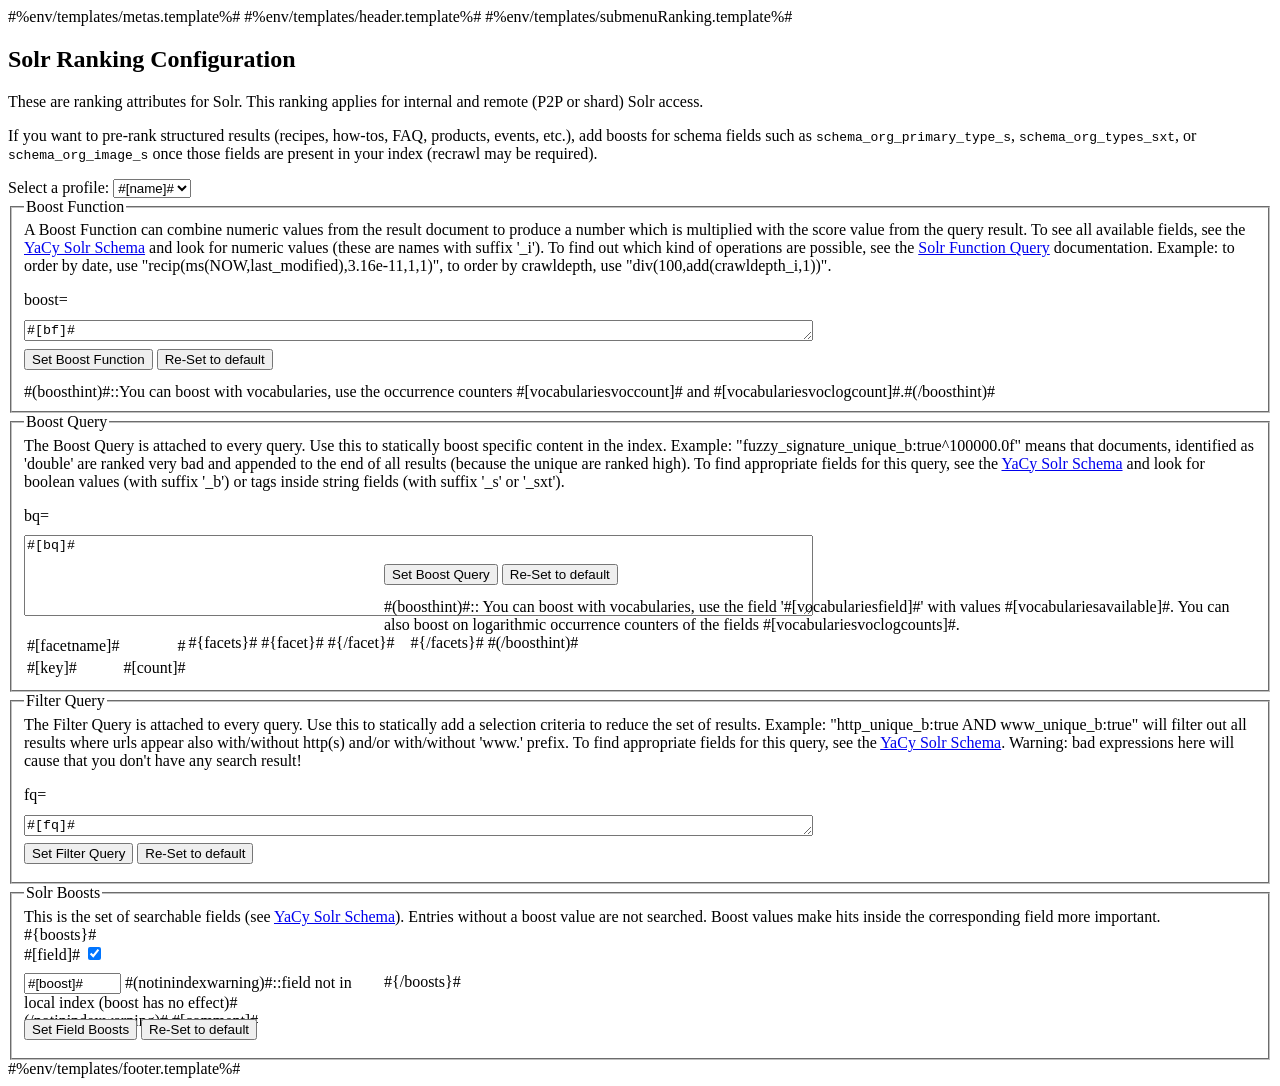
<file: htroot/RankingSolr_p.html>
<!DOCTYPE html PUBLIC "-//W3C//DTD XHTML 1.0 Strict//EN" "http://www.w3.org/TR/xhtml1/DTD/xhtml1-strict.dtd">
<html xmlns="http://www.w3.org/1999/xhtml">
  <head>
    <title>YaCy '#[clientname]#': Solr Ranking Configuration</title>
    #%env/templates/metas.template%#
  </head>
  <body id="RankingSolr_p">
    #%env/templates/header.template%#
    #%env/templates/submenuRanking.template%#
    <h2>Solr Ranking Configuration</h2>
    <p>These are ranking attributes for Solr. This ranking applies for internal and remote (P2P or shard) Solr access.</p>
    <p>If you want to pre-rank structured results (recipes, how-tos, FAQ, products, events, etc.), add boosts for schema fields such as <code>schema_org_primary_type_s</code>, <code>schema_org_types_sxt</code>, or <code>schema_org_image_s</code> once those fields are present in your index (recrawl may be required).</p>

    <form action="RankingSolr_p.html" method="get" enctype="multipart/form-data" accept-charset="UTF-8">
    Select a profile:
      <select id="profile" name="profileNr" onchange='submit()'>
          #{profiles}#
            <option value="#[nr]#" #(selected)#::selected="selected"#(/selected)#>#[name]#</option>
          #{/profiles}#
      </select>
    </form>
    <form class="dsearch" action="RankingSolr_p.html" method="post" enctype="multipart/form-data">
      <fieldset>
        <input type="hidden" name="profileNr" value="#[profileNr]#" />
        <legend>Boost Function</legend>
        A Boost Function can combine numeric values from the result document to produce a number which is multiplied with the score value from the query result.
        To see all available fields, see the <a href="IndexSchema_p.html">YaCy Solr Schema</a> and look for numeric values (these are names with suffix '_i').
        To find out which kind of operations are possible, see the <a href="https://lucene.apache.org/solr/guide/6_6/function-queries.html" target="_blank">Solr Function Query</a> documentation.
        Example: to order by date, use "recip(ms(NOW,last_modified),3.16e-11,1,1)", to order by crawldepth, use "div(100,add(crawldepth_i,1))".
        <dl>
          <dt style="width:260px;margin:0;padding:0;height:1.8em;"><label for="bf" id="bf_label">boost=</label></dt>
          <dd style="width:360px;margin:0;padding:0;float:left;display:inline;" id="bf_dd">
            <textarea name="bf" id="bf" align="left" cols="96" rows="1"/>#[bf]#</textarea>
          </dd>
          <dt style="width:260px;margin:0;padding:0;height:1.8em;"></dt>
          <dd style="width:360px;margin:0;padding:0;height:1.8em;float:left;display:inline;">
            <input type="submit" name="EnterBF" class="btn btn-primary" value="Set Boost Function" />
            <input type="submit" name="ResetBF" class="btn btn-primary" value="Re-Set to default" />
          </dd>
        </dl><br/>
        #(boosthint)#::You can boost with vocabularies, use the occurrence counters #[vocabulariesvoccount]# and #[vocabulariesvoclogcount]#.#(/boosthint)#
      </fieldset>
    </form>
    <form class="dsearch" action="RankingSolr_p.html" method="post" enctype="multipart/form-data">
      <fieldset>
        <input type="hidden" name="profileNr" value="#[profileNr]#" />
        <legend>Boost Query</legend>
        The Boost Query is attached to every query. Use this to statically boost specific content in the index.
        Example: "fuzzy_signature_unique_b:true^100000.0f" means that documents, identified as 'double' are ranked very bad and appended to the end of all results (because the unique are ranked high).
        To find appropriate fields for this query, see the <a href="IndexSchema_p.html">YaCy Solr Schema</a> and look for boolean values (with suffix '_b') or tags inside string fields (with suffix '_s' or '_sxt').
        <dl>
          <dt style="width:260px;margin:0;padding:0;height:1.8em;"><label for="bq" id="bq_label">bq=</label></dt>
          <dd style="width:360px;margin:0;padding:0;float:left;display:inline;" id="bq_dd">
            <textarea name="bq" id="bq" align="left" cols="96" rows="5"/>#[bq]#</textarea>
          </dd>
          <dt style="width:260px;margin:0;padding:0;height:1.8em;"></dt>
          <dd style="width:360px;margin:0;padding:0;height:1.8em;float:left;display:inline;">
            <input type="submit" name="EnterBQ" class="btn btn-primary" value="Set Boost Query" />
            <input type="submit" name="ResetBQ" class="btn btn-primary" value="Re-Set to default" />
          </dd>
        </dl><br/>
        #(boosthint)#::
        You can boost with vocabularies, use the field '#[vocabulariesfield]#' with values #[vocabulariesavailable]#. You can also boost on logarithmic occurrence counters of the fields #[vocabulariesvoclogcounts]#.<br/>
      #{facets}#
      <table class="sortable" border="0" style="float:left">
      <tr class="TableCellDark">
        <td align="left" colspan="5" nowrap class="pending">#[facetname]#</td>
 	    <td align="right" colspan="5" nowrap class="listingok">#</td>
      </tr>
      #{facet}#
      <tr class="TableCellLight">
        <td align="left" colspan="5" nowrap class="pending">#[key]#</td>
 	    <td align="right" colspan="5" nowrap class="listingok">#[count]#</td>
      </tr>
      #{/facet}#
      </table>&nbsp;&nbsp;
      #{/facets}#
        #(/boosthint)#
      </fieldset>
    </form>
    <form class="dsearch" action="RankingSolr_p.html" method="post" enctype="multipart/form-data">
      <fieldset>
        <input type="hidden" name="profileNr" value="#[profileNr]#" />
        <legend>Filter Query</legend>
        The Filter Query is attached to every query. Use this to statically add a selection criteria to reduce the set of results.
        Example: "http_unique_b:true AND www_unique_b:true" will filter out all results where urls appear also with/without http(s) and/or with/without 'www.' prefix.
        To find appropriate fields for this query, see the <a href="IndexSchema_p.html">YaCy Solr Schema</a>. Warning: bad expressions here will cause that you don't have any search result!
        <dl>
          <dt style="width:260px;margin:0;padding:0;height:1.8em;"><label for="fq" id="fq_label">fq=</label></dt>
          <dd style="width:360px;margin:0;padding:0;float:left;display:inline;" id="fq_dd">
            <textarea name="fq" id="fq" align="left" cols="96" rows="1"/>#[fq]#</textarea>
          </dd>
          <dt style="width:260px;margin:0;padding:0;height:1.8em;"></dt>
          <dd style="width:360px;margin:0;padding:0;height:1.8em;float:left;display:inline;">
            <input type="submit" name="EnterFQ" class="btn btn-primary" value="Set Filter Query" />
            <input type="submit" name="ResetFQ" class="btn btn-primary" value="Re-Set to default" />
          </dd>
        </dl>
      </fieldset>
    </form>
    <form class="dsearch" action="RankingSolr_p.html" method="post" enctype="multipart/form-data">
      <fieldset>
        <input type="hidden" name="profileNr" value="#[profileNr]#" />
        <legend>Solr Boosts</legend>
        This is the set of searchable fields (see <a href="IndexSchema_p.html">YaCy Solr Schema</a>). Entries without a boost value are not searched. Boost values make hits inside the corresponding field more important.
        <dl style="margin:0;">#{boosts}# 
          <dt style="width:260px;margin:0;padding:0;height:1.8em;"><label for="boost_#[field]#">#[field]#</label>
            <input type="checkbox" id="#[field]#" name="#[field]#"#(checked)#:: checked="checked"#(/checked)#
            onclick="if (document.getElementById('#[field]#').checked) document.getElementById('boost_#[field]#').value='1.0'; else document.getElementById('boost_#[field]#').value='';"/>
          </dt>
          <dd style="width:360px;margin:0;padding:0;height:1.8em;float:left;display:inline;" id="boost_dd_#[field]#">
            <input #(notinindexwarning)#::class="TableCellActive"#(/notinindexwarning)# name="boost_#[field]#" id="boost_#[field]#" type="text" align="right" size="10" value="#[boost]#" />
            #(notinindexwarning)#::field not in local index (boost has no effect)#(/notinindexwarning)#&nbsp;#[comment]#
          </dd>#{/boosts}#
          <dt style="width:260px;margin:0;padding:0;height:1.8em;"></dt>
          <dd style="width:360px;margin:0;padding:0;height:1.8em;float:left;display:inline;">
            <input type="submit" name="EnterBoosts" class="btn btn-primary" value="Set Field Boosts" />
            <input type="submit" name="ResetBoosts" class="btn btn-primary" value="Re-Set to default" />
          </dd>
        </dl>
      </fieldset>
    </form>
  #%env/templates/footer.template%#
  </body>
</html>
</file>
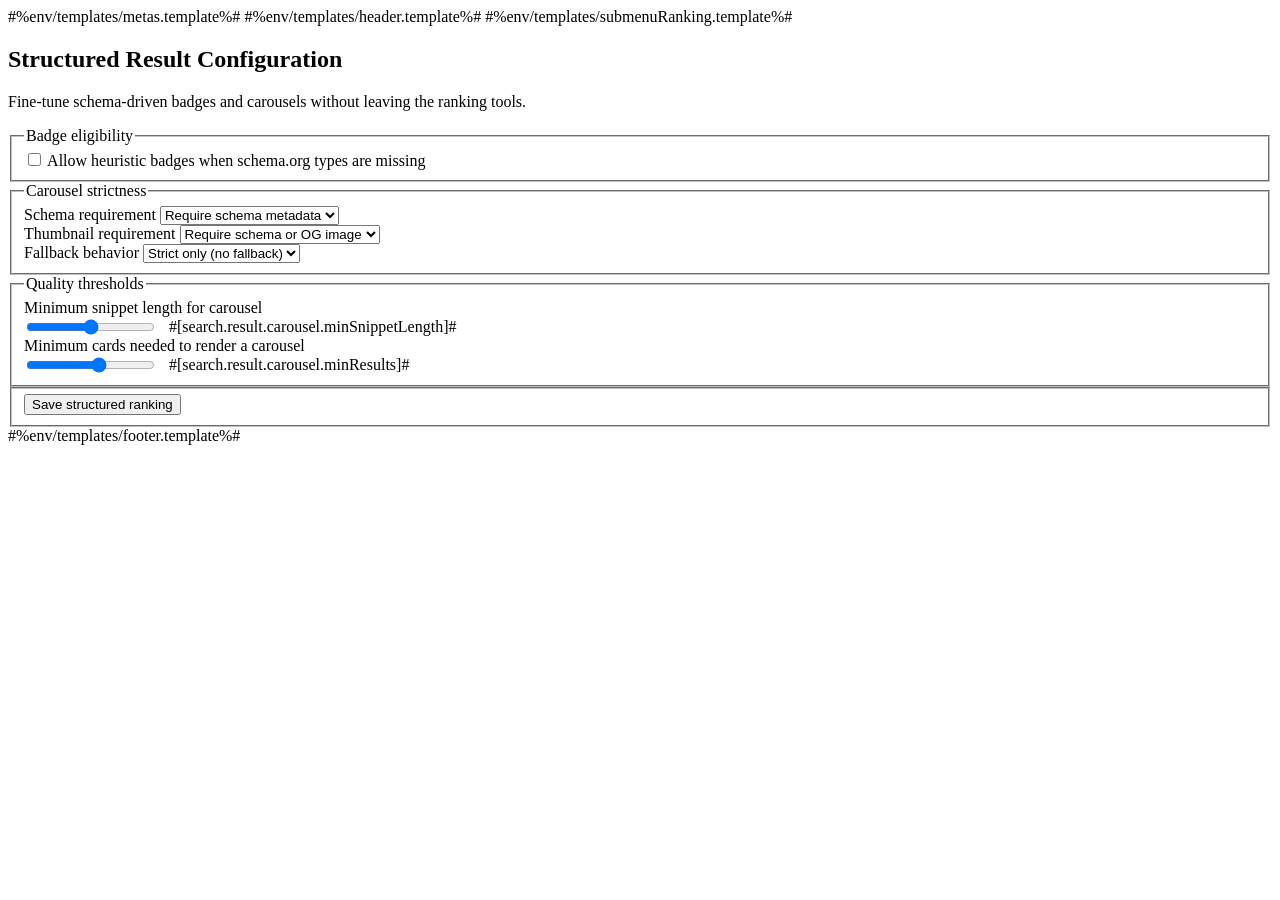
<file: htroot/RankingStructured_p.html>
<!DOCTYPE html>
<html lang="en">
  <head>
    <title>YaCy '#[clientname]#': Structured Result Configuration</title>
    #%env/templates/metas.template%#
    <script>
      function handleRangeChange(event) {
        var rangeElem = event.target || event.srcElement;
        if (!rangeElem || !rangeElem.id) return;
        var output = document.getElementById(rangeElem.id + "_value");
        if (output) {
          output.textContent = rangeElem.value;
        }
      }
    </script>
  </head>
  <body id="RankingStructured_p">
    #%env/templates/header.template%#
    #%env/templates/submenuRanking.template%#
    <h2>Structured Result Configuration</h2>
    <p>Fine-tune schema-driven badges and carousels without leaving the ranking tools.</p>
    <form class="dsearch" action="RankingStructured_p.html" method="post" enctype="multipart/form-data">
      <fieldset>
        <legend>Badge eligibility</legend>
        <div class="form-group">
          <label>
            <input type="checkbox" name="search.result.badge.allowHeuristics" value="true" #(search.result.badge.allowHeuristics)#::checked="checked"#(/search.result.badge.allowHeuristics)# />
            Allow heuristic badges when schema.org types are missing
          </label>
        </div>
      </fieldset>

      <fieldset>
        <legend>Carousel strictness</legend>
        <div class="form-group">
          <label for="requireSchemaSelect">Schema requirement</label>
          <select id="requireSchemaSelect" name="search.result.carousel.requireSchema">
            <option value="true" #(search.result.carousel.requireSchema.true)#::selected="selected"#(/search.result.carousel.requireSchema.true)#>Require schema metadata</option>
            <option value="false" #(search.result.carousel.requireSchema.false)#::selected="selected"#(/search.result.carousel.requireSchema.false)#>Allow inferred types</option>
          </select>
        </div>
        <div class="form-group">
          <label for="requireThumbnailSelect">Thumbnail requirement</label>
          <select id="requireThumbnailSelect" name="search.result.carousel.requireThumbnail">
            <option value="true" #(search.result.carousel.requireThumbnail.true)#::selected="selected"#(/search.result.carousel.requireThumbnail.true)#>Require schema or OG image</option>
            <option value="false" #(search.result.carousel.requireThumbnail.false)#::selected="selected"#(/search.result.carousel.requireThumbnail.false)#>Allow text-only cards</option>
          </select>
        </div>
        <div class="form-group">
          <label for="allowRelaxed">Fallback behavior</label>
          <select id="allowRelaxed" name="search.result.carousel.allowRelaxedFallback">
            <option value="false" #(search.result.carousel.allowRelaxedFallback.false)#::selected="selected"#(/search.result.carousel.allowRelaxedFallback.false)#>Strict only (no fallback)</option>
            <option value="true" #(search.result.carousel.allowRelaxedFallback.true)#::selected="selected"#(/search.result.carousel.allowRelaxedFallback.true)#>Allow relaxed fallback</option>
          </select>
        </div>
      </fieldset>

      <fieldset>
        <legend>Quality thresholds</legend>
        <div class="form-group">
          <label id="snippetLengthLabel" for="snippetLength">Minimum snippet length for carousel</label>
          <div style="display:flex;align-items:center;gap:12px;max-width:520px;">
            <input id="snippetLength" aria-labelledby="snippetLengthLabel" type="range" min="0" max="240" step="20" value="#[search.result.carousel.minSnippetLength]#" name="search.result.carousel.minSnippetLength" onchange="handleRangeChange(event)" />
            <output id="snippetLength_value">#[search.result.carousel.minSnippetLength]#</output>
          </div>
        </div>
        <div class="form-group">
          <label id="minResultsLabel" for="minResults">Minimum cards needed to render a carousel</label>
          <div style="display:flex;align-items:center;gap:12px;max-width:520px;">
            <input id="minResults" aria-labelledby="minResultsLabel" type="range" min="1" max="8" step="1" value="#[search.result.carousel.minResults]#" name="search.result.carousel.minResults" onchange="handleRangeChange(event)" />
            <output id="minResults_value">#[search.result.carousel.minResults]#</output>
          </div>
        </div>
      </fieldset>

      <fieldset>
        <input type="submit" name="EnterRanking" class="btn btn-primary" value="Save structured ranking" />
      </fieldset>
    </form>

    #%env/templates/footer.template%#
  </body>
</html>
</file>
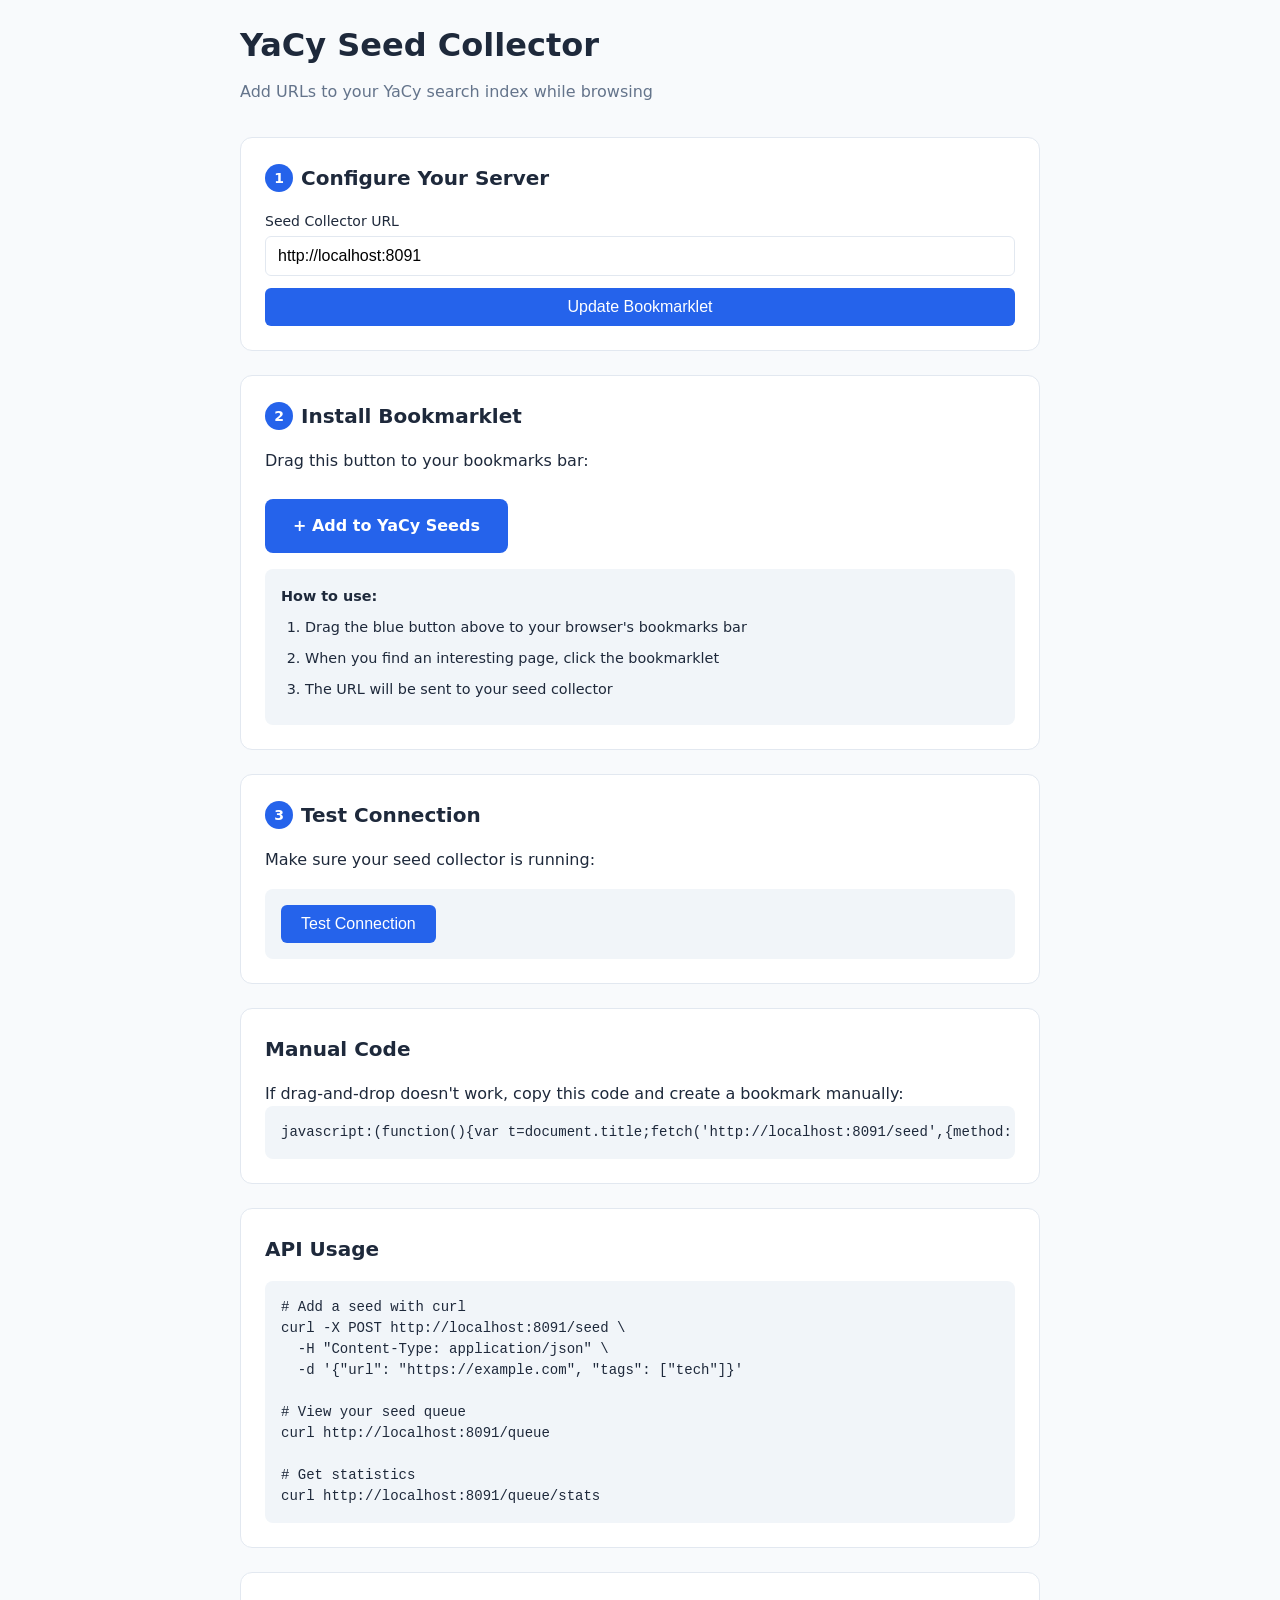
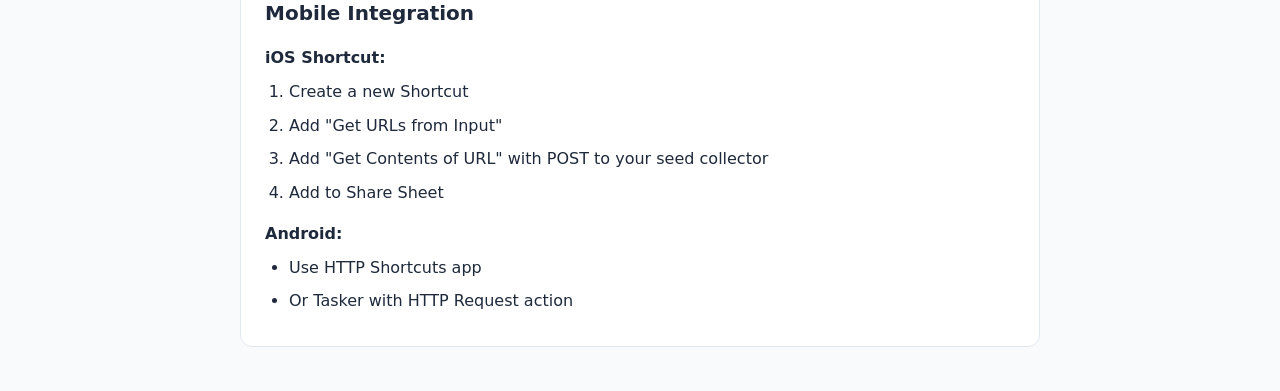
<file: tools/seed-collector/static/bookmarklet.html>
<!DOCTYPE html>
<html lang="en">
<head>
    <meta charset="UTF-8">
    <meta name="viewport" content="width=device-width, initial-scale=1.0">
    <title>YaCy Seed Collector - Browser Integration</title>
    <style>
        :root {
            --primary: #2563eb;
            --primary-dark: #1d4ed8;
            --bg: #f8fafc;
            --card-bg: #ffffff;
            --text: #1e293b;
            --text-muted: #64748b;
            --border: #e2e8f0;
            --success: #22c55e;
            --code-bg: #f1f5f9;
        }

        * {
            box-sizing: border-box;
            margin: 0;
            padding: 0;
        }

        body {
            font-family: system-ui, -apple-system, BlinkMacSystemFont, 'Segoe UI', Roboto, sans-serif;
            background: var(--bg);
            color: var(--text);
            line-height: 1.6;
            padding: 20px;
        }

        .container {
            max-width: 800px;
            margin: 0 auto;
        }

        h1 {
            font-size: 2rem;
            margin-bottom: 0.5rem;
        }

        .subtitle {
            color: var(--text-muted);
            margin-bottom: 2rem;
        }

        .card {
            background: var(--card-bg);
            border: 1px solid var(--border);
            border-radius: 12px;
            padding: 24px;
            margin-bottom: 24px;
        }

        h2 {
            font-size: 1.25rem;
            margin-bottom: 1rem;
            display: flex;
            align-items: center;
            gap: 8px;
        }

        .step-number {
            background: var(--primary);
            color: white;
            width: 28px;
            height: 28px;
            border-radius: 50%;
            display: flex;
            align-items: center;
            justify-content: center;
            font-size: 0.875rem;
            font-weight: 600;
        }

        .bookmarklet-btn {
            display: inline-block;
            padding: 14px 28px;
            background: var(--primary);
            color: white;
            text-decoration: none;
            border-radius: 8px;
            font-weight: 600;
            font-size: 1rem;
            transition: background 0.2s;
            cursor: grab;
        }

        .bookmarklet-btn:hover {
            background: var(--primary-dark);
        }

        .bookmarklet-btn:active {
            cursor: grabbing;
        }

        .instructions {
            margin-top: 1rem;
            padding: 1rem;
            background: var(--code-bg);
            border-radius: 8px;
            font-size: 0.9rem;
        }

        code {
            background: var(--code-bg);
            padding: 2px 6px;
            border-radius: 4px;
            font-family: 'SF Mono', Monaco, Consolas, monospace;
            font-size: 0.875em;
        }

        pre {
            background: var(--code-bg);
            padding: 16px;
            border-radius: 8px;
            overflow-x: auto;
            font-family: 'SF Mono', Monaco, Consolas, monospace;
            font-size: 0.875rem;
            line-height: 1.5;
        }

        .config-form {
            display: flex;
            flex-direction: column;
            gap: 12px;
        }

        .form-group {
            display: flex;
            flex-direction: column;
            gap: 4px;
        }

        label {
            font-weight: 500;
            font-size: 0.875rem;
        }

        input[type="text"] {
            padding: 10px 12px;
            border: 1px solid var(--border);
            border-radius: 6px;
            font-size: 1rem;
        }

        input[type="text"]:focus {
            outline: none;
            border-color: var(--primary);
            box-shadow: 0 0 0 3px rgba(37, 99, 235, 0.1);
        }

        .btn {
            padding: 10px 20px;
            background: var(--primary);
            color: white;
            border: none;
            border-radius: 6px;
            font-size: 1rem;
            font-weight: 500;
            cursor: pointer;
            transition: background 0.2s;
        }

        .btn:hover {
            background: var(--primary-dark);
        }

        .test-section {
            margin-top: 1rem;
            padding: 1rem;
            background: var(--code-bg);
            border-radius: 8px;
        }

        .test-result {
            margin-top: 0.5rem;
            padding: 8px 12px;
            border-radius: 4px;
            display: none;
        }

        .test-result.success {
            display: block;
            background: #dcfce7;
            color: #166534;
        }

        .test-result.error {
            display: block;
            background: #fef2f2;
            color: #991b1b;
        }

        .mobile-section {
            margin-top: 1rem;
        }

        .mobile-section p {
            margin-bottom: 0.5rem;
        }

        ul {
            margin-left: 1.5rem;
            margin-top: 0.5rem;
        }

        li {
            margin-bottom: 0.5rem;
        }
    </style>
</head>
<body>
    <div class="container">
        <h1>YaCy Seed Collector</h1>
        <p class="subtitle">Add URLs to your YaCy search index while browsing</p>

        <div class="card">
            <h2><span class="step-number">1</span> Configure Your Server</h2>
            <div class="config-form">
                <div class="form-group">
                    <label for="serverUrl">Seed Collector URL</label>
                    <input type="text" id="serverUrl" value="http://localhost:8091" placeholder="http://localhost:8091">
                </div>
                <button class="btn" onclick="updateBookmarklet()">Update Bookmarklet</button>
            </div>
        </div>

        <div class="card">
            <h2><span class="step-number">2</span> Install Bookmarklet</h2>
            <p>Drag this button to your bookmarks bar:</p>
            <br>
            <a id="bookmarklet" class="bookmarklet-btn" href="#">+ Add to YaCy Seeds</a>

            <div class="instructions">
                <strong>How to use:</strong>
                <ol style="margin-left: 1.5rem; margin-top: 0.5rem;">
                    <li>Drag the blue button above to your browser's bookmarks bar</li>
                    <li>When you find an interesting page, click the bookmarklet</li>
                    <li>The URL will be sent to your seed collector</li>
                </ol>
            </div>
        </div>

        <div class="card">
            <h2><span class="step-number">3</span> Test Connection</h2>
            <p>Make sure your seed collector is running:</p>
            <div class="test-section">
                <button class="btn" onclick="testConnection()">Test Connection</button>
                <div id="testResult" class="test-result"></div>
            </div>
        </div>

        <div class="card">
            <h2>Manual Code</h2>
            <p>If drag-and-drop doesn't work, copy this code and create a bookmark manually:</p>
            <pre id="bookmarkletCode"></pre>
        </div>

        <div class="card">
            <h2>API Usage</h2>
            <pre>
# Add a seed with curl
curl -X POST <span id="apiUrl">http://localhost:8091</span>/seed \
  -H "Content-Type: application/json" \
  -d '{"url": "https://example.com", "tags": ["tech"]}'

# View your seed queue
curl <span id="queueUrl">http://localhost:8091</span>/queue

# Get statistics
curl <span id="statsUrl">http://localhost:8091</span>/queue/stats</pre>
        </div>

        <div class="card">
            <h2>Mobile Integration</h2>
            <div class="mobile-section">
                <p><strong>iOS Shortcut:</strong></p>
                <ol style="margin-left: 1.5rem;">
                    <li>Create a new Shortcut</li>
                    <li>Add "Get URLs from Input"</li>
                    <li>Add "Get Contents of URL" with POST to your seed collector</li>
                    <li>Add to Share Sheet</li>
                </ol>

                <p style="margin-top: 1rem;"><strong>Android:</strong></p>
                <ul>
                    <li>Use HTTP Shortcuts app</li>
                    <li>Or Tasker with HTTP Request action</li>
                </ul>
            </div>
        </div>
    </div>

    <script>
        function getBookmarkletCode(serverUrl) {
            return `javascript:(function(){var t=document.title;fetch('${serverUrl}/seed',{method:'POST',headers:{'Content-Type':'application/json'},body:JSON.stringify({url:location.href,title:t})}).then(r=>r.json()).then(d=>alert('Added: '+d.message)).catch(e=>alert('Error: '+e))})();`;
        }

        function updateBookmarklet() {
            const serverUrl = document.getElementById('serverUrl').value.replace(/\/$/, '');
            const code = getBookmarkletCode(serverUrl);

            document.getElementById('bookmarklet').href = code;
            document.getElementById('bookmarkletCode').textContent = code;
            document.getElementById('apiUrl').textContent = serverUrl;
            document.getElementById('queueUrl').textContent = serverUrl;
            document.getElementById('statsUrl').textContent = serverUrl;

            // Save to localStorage
            localStorage.setItem('seedCollectorUrl', serverUrl);
        }

        async function testConnection() {
            const serverUrl = document.getElementById('serverUrl').value.replace(/\/$/, '');
            const resultEl = document.getElementById('testResult');

            try {
                const response = await fetch(`${serverUrl}/health`);
                const data = await response.json();

                if (data.status === 'healthy') {
                    resultEl.className = 'test-result success';
                    resultEl.textContent = `Connected! Queue has ${data.queue_size} seeds.`;
                } else {
                    throw new Error('Unhealthy response');
                }
            } catch (e) {
                resultEl.className = 'test-result error';
                resultEl.textContent = `Connection failed: ${e.message}. Is the seed collector running?`;
            }
        }

        // Initialize on page load
        document.addEventListener('DOMContentLoaded', function() {
            const saved = localStorage.getItem('seedCollectorUrl');
            if (saved) {
                document.getElementById('serverUrl').value = saved;
            }
            updateBookmarklet();
        });
    </script>
</body>
</html>
</file>
